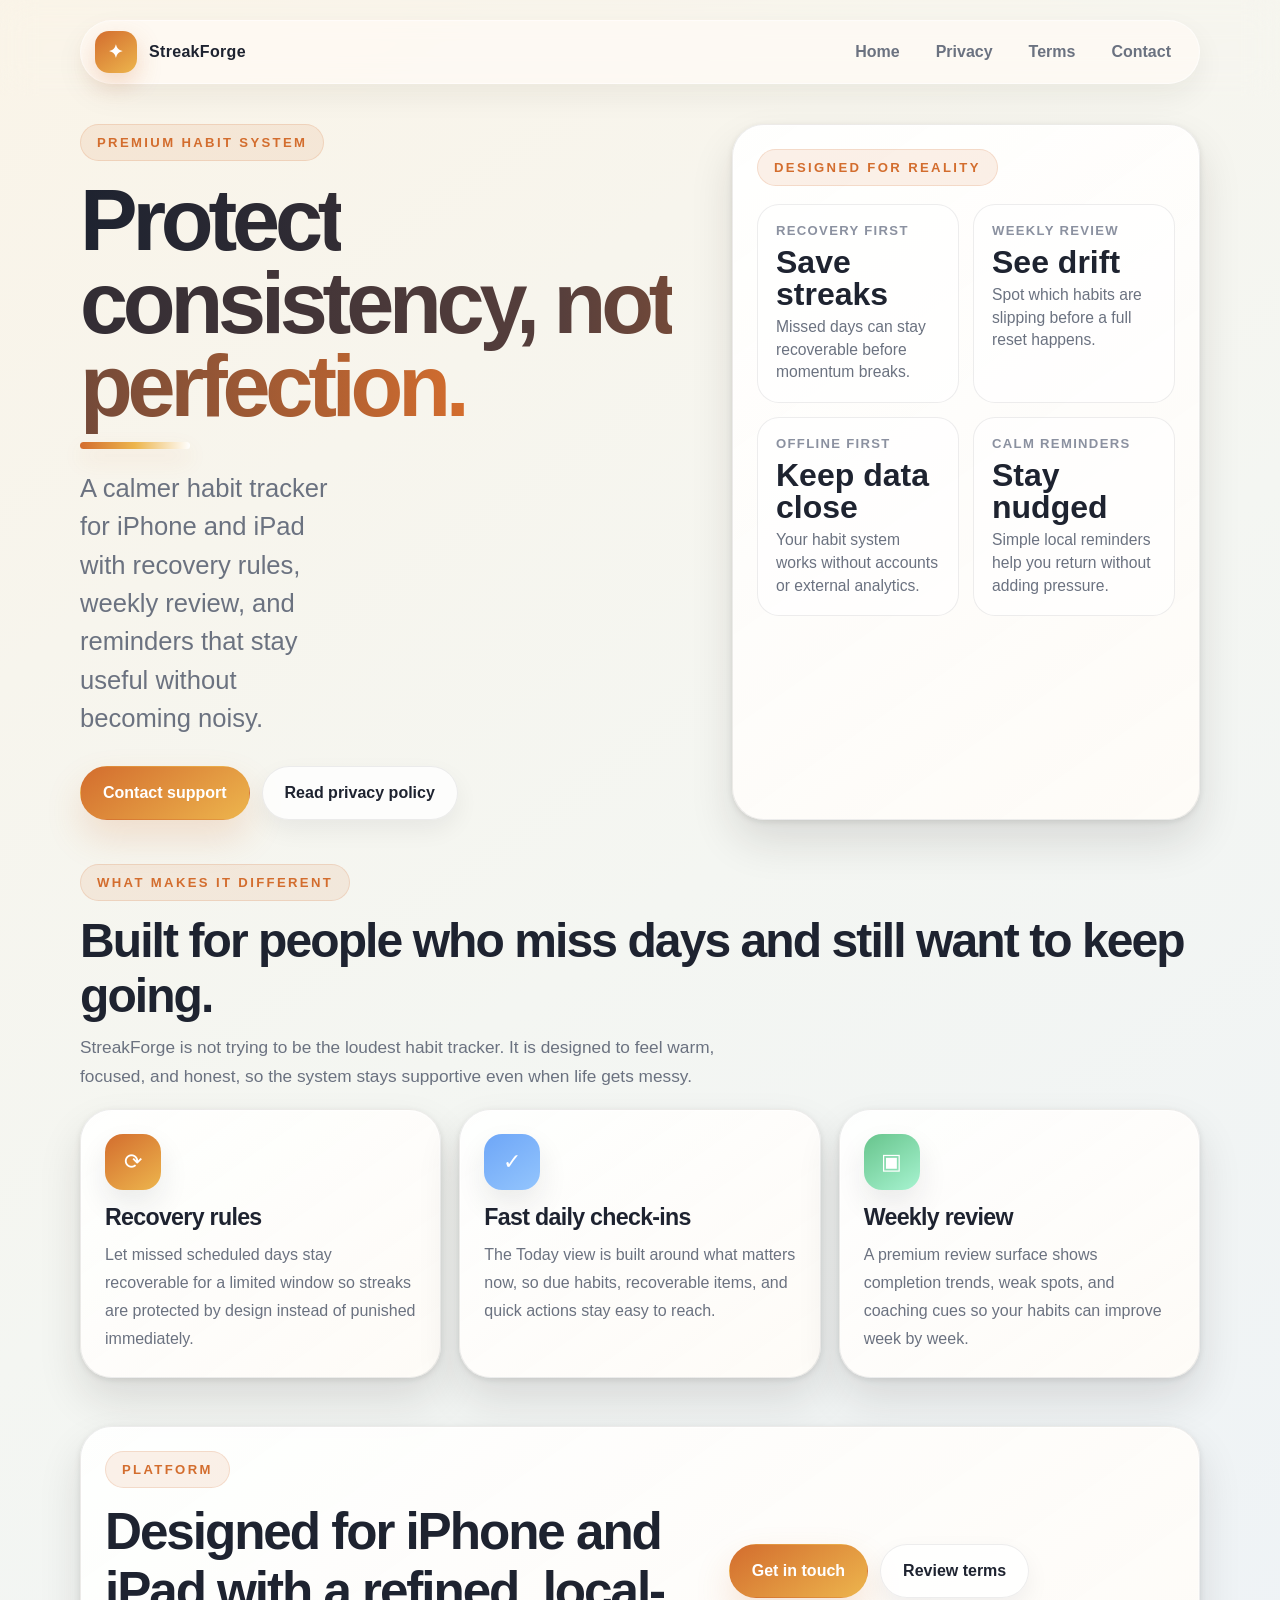
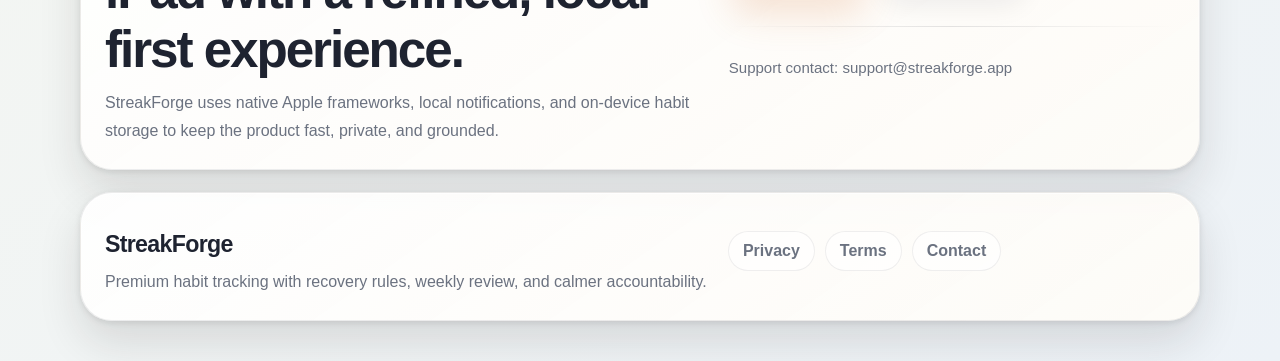
<file: index.html>
<!DOCTYPE html>
<html lang="en">
  <head>
    <meta charset="utf-8" />
    <meta name="viewport" content="width=device-width, initial-scale=1" />
    <title>StreakForge | Habit streaks with recovery rules</title>
    <meta
      name="description"
      content="StreakForge is a premium habit tracker for iPhone and iPad with recovery rules, weekly review, calmer reminders, and an offline-first design."
    />
    <link rel="stylesheet" href="styles.css" />
  </head>
  <body>
    <header class="topbar">
      <div class="site-shell">
        <div class="topbar-inner">
          <a class="brand" href="index.html" aria-label="StreakForge home">
            <span class="brand-mark">✦</span>
            <span>StreakForge</span>
          </a>
          <nav class="nav-links" aria-label="Primary">
            <a class="nav-link" href="index.html">Home</a>
            <a class="nav-link" href="privacy.html">Privacy</a>
            <a class="nav-link" href="terms.html">Terms</a>
            <a class="nav-link" href="contact.html">Contact</a>
          </nav>
        </div>
      </div>
    </header>

    <main>
      <section class="hero">
        <div class="site-shell hero-grid">
          <div class="hero-copy">
            <span class="eyebrow">Premium habit system</span>
            <h1><span class="gradient-text">Protect consistency, not perfection.</span></h1>
            <div class="hero-rule" aria-hidden="true"></div>
            <p class="lead">
              A calmer habit tracker for iPhone and iPad with recovery rules, weekly review,
              and reminders that stay useful without becoming noisy.
            </p>
            <div class="hero-actions">
              <a class="button button-primary" href="contact.html">Contact support</a>
              <a class="button button-secondary" href="privacy.html">Read privacy policy</a>
            </div>
          </div>

          <div class="glass-card hero-panel">
            <div>
              <span class="eyebrow">Designed for reality</span>
              <div class="hero-panel-grid">
                <article class="metric-card">
                  <small>Recovery first</small>
                  <strong>Save streaks</strong>
                  <span>Missed days can stay recoverable before momentum breaks.</span>
                </article>
                <article class="metric-card">
                  <small>Weekly review</small>
                  <strong>See drift</strong>
                  <span>Spot which habits are slipping before a full reset happens.</span>
                </article>
                <article class="metric-card">
                  <small>Offline first</small>
                  <strong>Keep data close</strong>
                  <span>Your habit system works without accounts or external analytics.</span>
                </article>
                <article class="metric-card">
                  <small>Calm reminders</small>
                  <strong>Stay nudged</strong>
                  <span>Simple local reminders help you return without adding pressure.</span>
                </article>
              </div>
            </div>
          </div>
        </div>
      </section>

      <section class="features">
        <div class="site-shell">
          <div class="section-heading">
            <span class="eyebrow">What makes it different</span>
            <h2>Built for people who miss days and still want to keep going.</h2>
            <p>
              StreakForge is not trying to be the loudest habit tracker. It is designed to feel
              warm, focused, and honest, so the system stays supportive even when life gets messy.
            </p>
          </div>

          <div class="feature-grid">
            <article class="glass-card feature-card">
              <div class="feature-icon ember">⟳</div>
              <h3>Recovery rules</h3>
              <p>
                Let missed scheduled days stay recoverable for a limited window so streaks are
                protected by design instead of punished immediately.
              </p>
            </article>

            <article class="glass-card feature-card">
              <div class="feature-icon ocean">✓</div>
              <h3>Fast daily check-ins</h3>
              <p>
                The Today view is built around what matters now, so due habits, recoverable items,
                and quick actions stay easy to reach.
              </p>
            </article>

            <article class="glass-card feature-card">
              <div class="feature-icon meadow">▣</div>
              <h3>Weekly review</h3>
              <p>
                A premium review surface shows completion trends, weak spots, and coaching cues so
                your habits can improve week by week.
              </p>
            </article>
          </div>
        </div>
      </section>

      <section class="cta-band">
        <div class="site-shell">
          <div class="glass-card cta-card">
            <div>
              <span class="eyebrow">Platform</span>
              <h2>Designed for iPhone and iPad with a refined, local-first experience.</h2>
              <p>
                StreakForge uses native Apple frameworks, local notifications, and on-device habit
                storage to keep the product fast, private, and grounded.
              </p>
            </div>
            <div>
              <div class="cta-actions">
                <a class="button button-primary" href="contact.html">Get in touch</a>
                <a class="button button-secondary" href="terms.html">Review terms</a>
              </div>
              <div class="divider" aria-hidden="true"></div>
              <p class="microcopy">
                Support contact: <a href="mailto:support@streakforge.app">support@streakforge.app</a>
              </p>
            </div>
          </div>
        </div>
      </section>
    </main>

    <footer class="site-footer">
      <div class="site-shell">
        <div class="glass-card footer-grid footer-card">
          <div>
            <h3>StreakForge</h3>
            <p>
              Premium habit tracking with recovery rules, weekly review, and calmer accountability.
            </p>
          </div>
          <div>
            <div class="footer-links">
              <a href="privacy.html">Privacy</a>
              <a href="terms.html">Terms</a>
              <a href="contact.html">Contact</a>
            </div>
          </div>
        </div>
      </div>
    </footer>
  </body>
</html>
</file>
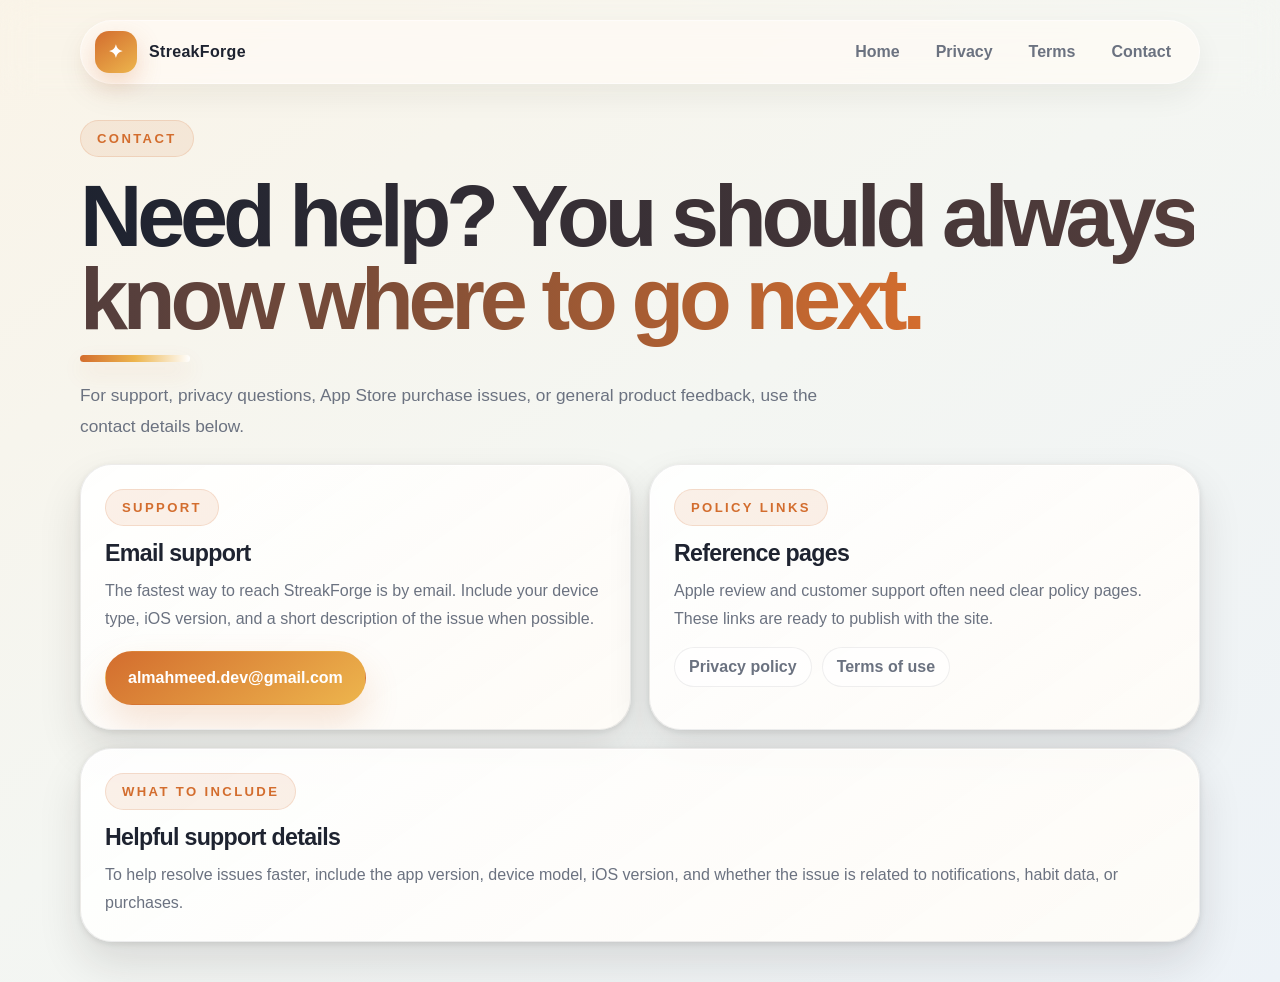
<file: contact.html>
<!DOCTYPE html>
<html lang="en">
  <head>
    <meta charset="utf-8" />
    <meta name="viewport" content="width=device-width, initial-scale=1" />
    <title>Contact | StreakForge</title>
    <meta
      name="description"
      content="Contact StreakForge support for help with the app, privacy questions, or App Store purchase issues."
    />
    <link rel="stylesheet" href="styles.css" />
  </head>
  <body>
    <header class="topbar">
      <div class="site-shell">
        <div class="topbar-inner">
          <a class="brand" href="index.html" aria-label="StreakForge home">
            <span class="brand-mark">✦</span>
            <span>StreakForge</span>
          </a>
          <nav class="nav-links" aria-label="Primary">
            <a class="nav-link" href="index.html">Home</a>
            <a class="nav-link" href="privacy.html">Privacy</a>
            <a class="nav-link" href="terms.html">Terms</a>
            <a class="nav-link" href="contact.html">Contact</a>
          </nav>
        </div>
      </div>
    </header>

    <main>
      <section class="page-hero">
        <div class="site-shell">
          <span class="eyebrow">Contact</span>
          <h1><span class="gradient-text">Need help? You should always know where to go next.</span></h1>
          <div class="page-rule" aria-hidden="true"></div>
          <p>
            For support, privacy questions, App Store purchase issues, or general product feedback,
            use the contact details below.
          </p>
        </div>
      </section>

      <section class="support-layout">
        <div class="site-shell support-stack">
          <div class="support-grid">
            <article class="glass-card support-card">
              <span class="eyebrow">Support</span>
              <h3>Email support</h3>
              <p>
                The fastest way to reach StreakForge is by email. Include your device type, iOS
                version, and a short description of the issue when possible.
              </p>
              <a class="button button-primary" href="mailto:almahmeed.dev@gmail.com">almahmeed.dev@gmail.com</a>
            </article>

            <article class="glass-card support-card">
              <span class="eyebrow">Policy links</span>
              <h3>Reference pages</h3>
              <p>
                Apple review and customer support often need clear policy pages. These links are
                ready to publish with the site.
              </p>
              <div class="footer-links">
                <a href="privacy.html">Privacy policy</a>
                <a href="terms.html">Terms of use</a>
              </div>
            </article>
          </div>

          <article class="glass-card support-card">
            <span class="eyebrow">What to include</span>
            <h3>Helpful support details</h3>
            <p>
              To help resolve issues faster, include the app version, device model, iOS version,
              and whether the issue is related to notifications, habit data, or purchases.
            </p>
          </article>
        </div>
      </section>
    </main>
  </body>
</html>
</file>
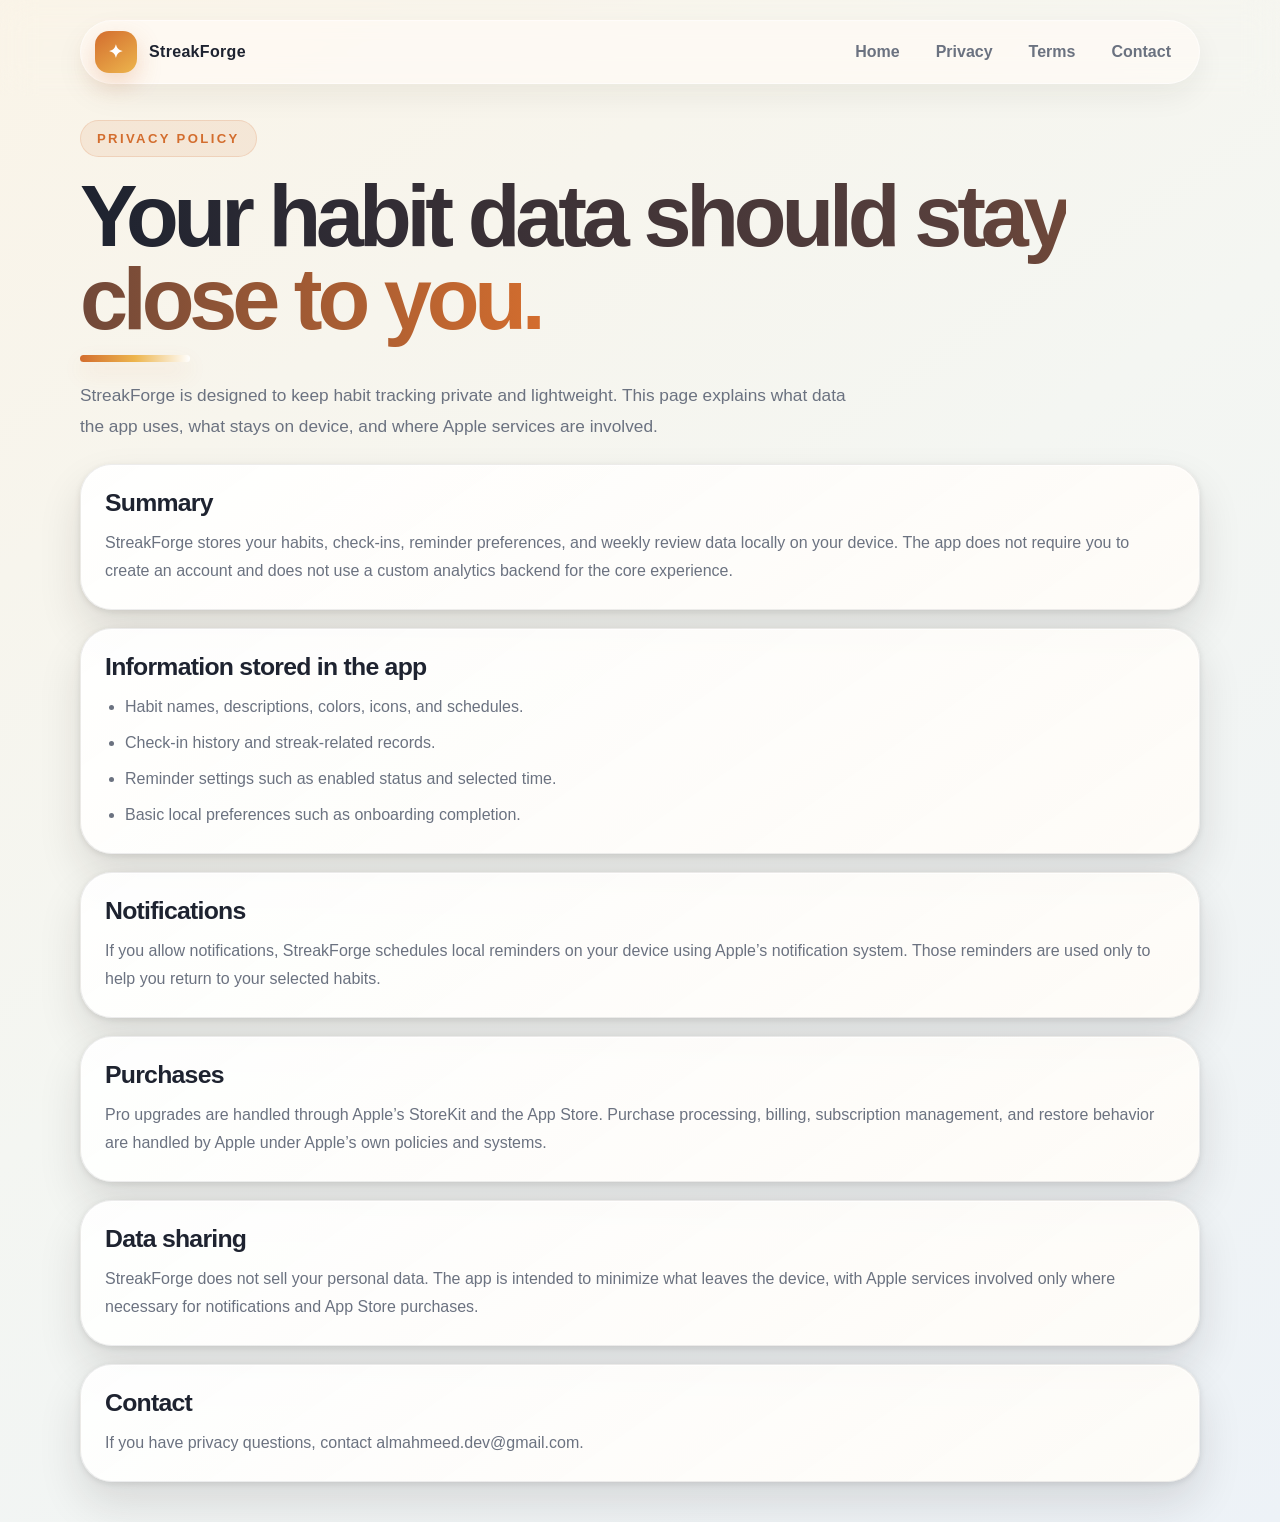
<file: privacy.html>
<!DOCTYPE html>
<html lang="en">
  <head>
    <meta charset="utf-8" />
    <meta name="viewport" content="width=device-width, initial-scale=1" />
    <title>Privacy Policy | StreakForge</title>
    <meta
      name="description"
      content="Read the StreakForge privacy policy covering local habit data, reminders, StoreKit purchases, and support contact."
    />
    <link rel="stylesheet" href="styles.css" />
  </head>
  <body>
    <header class="topbar">
      <div class="site-shell">
        <div class="topbar-inner">
          <a class="brand" href="index.html" aria-label="StreakForge home">
            <span class="brand-mark">✦</span>
            <span>StreakForge</span>
          </a>
          <nav class="nav-links" aria-label="Primary">
            <a class="nav-link" href="index.html">Home</a>
            <a class="nav-link" href="privacy.html">Privacy</a>
            <a class="nav-link" href="terms.html">Terms</a>
            <a class="nav-link" href="contact.html">Contact</a>
          </nav>
        </div>
      </div>
    </header>

    <main>
      <section class="page-hero">
        <div class="site-shell">
          <span class="eyebrow">Privacy policy</span>
          <h1><span class="gradient-text">Your habit data should stay close to you.</span></h1>
          <div class="page-rule" aria-hidden="true"></div>
          <p>
            StreakForge is designed to keep habit tracking private and lightweight. This page
            explains what data the app uses, what stays on device, and where Apple services are
            involved.
          </p>
        </div>
      </section>

      <section class="policy-layout">
        <div class="site-shell policy-stack">
          <article class="glass-card policy-card">
            <h2>Summary</h2>
            <p>
              StreakForge stores your habits, check-ins, reminder preferences, and weekly review
              data locally on your device. The app does not require you to create an account and
              does not use a custom analytics backend for the core experience.
            </p>
          </article>

          <article class="glass-card policy-card">
            <h2>Information stored in the app</h2>
            <ul>
              <li>Habit names, descriptions, colors, icons, and schedules.</li>
              <li>Check-in history and streak-related records.</li>
              <li>Reminder settings such as enabled status and selected time.</li>
              <li>Basic local preferences such as onboarding completion.</li>
            </ul>
          </article>

          <article class="glass-card policy-card">
            <h2>Notifications</h2>
            <p>
              If you allow notifications, StreakForge schedules local reminders on your device
              using Apple’s notification system. Those reminders are used only to help you return
              to your selected habits.
            </p>
          </article>

          <article class="glass-card policy-card">
            <h2>Purchases</h2>
            <p>
              Pro upgrades are handled through Apple’s StoreKit and the App Store. Purchase
              processing, billing, subscription management, and restore behavior are handled by
              Apple under Apple’s own policies and systems.
            </p>
          </article>

          <article class="glass-card policy-card">
            <h2>Data sharing</h2>
            <p>
              StreakForge does not sell your personal data. The app is intended to minimize what
              leaves the device, with Apple services involved only where necessary for notifications
              and App Store purchases.
            </p>
          </article>

          <article class="glass-card policy-card">
            <h2>Contact</h2>
            <p>
              If you have privacy questions, contact
              <a href="mailto:support@streakforge.app">almahmeed.dev@gmail.com</a>.
            </p>
          </article>
        </div>
      </section>
    </main>
  </body>
</html>
</file>
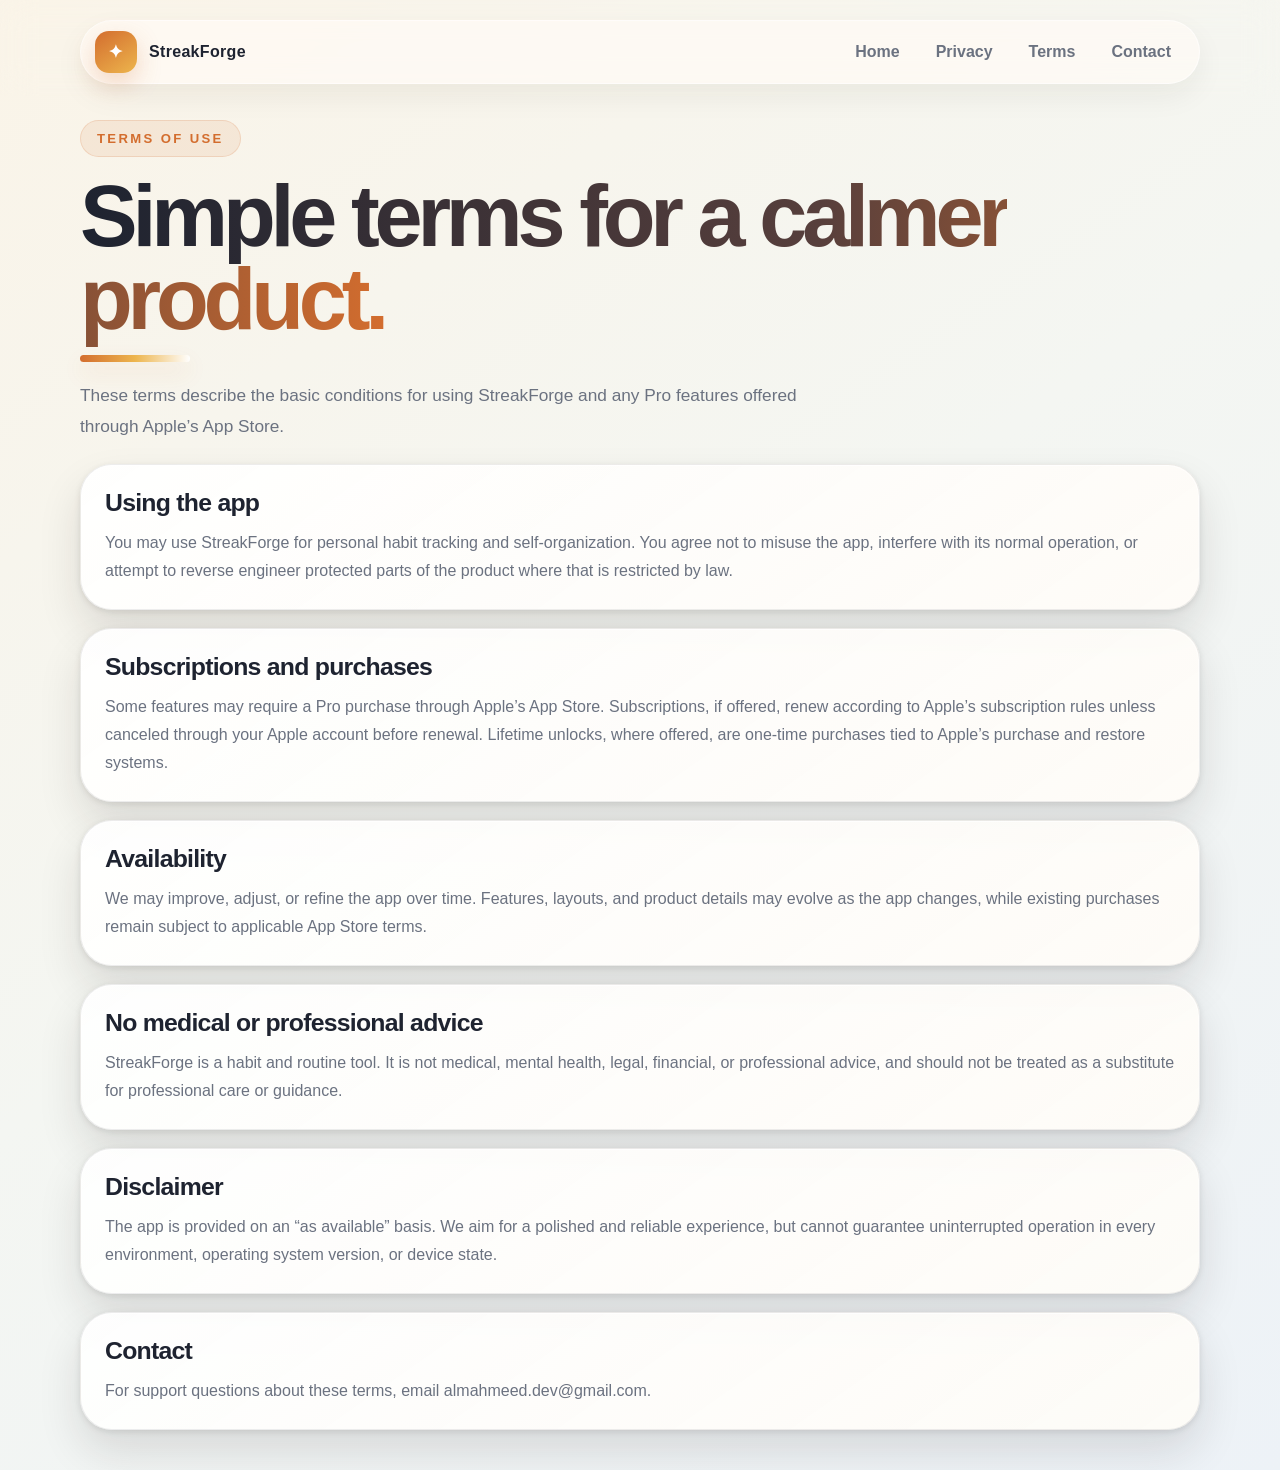
<file: terms.html>
<!DOCTYPE html>
<html lang="en">
  <head>
    <meta charset="utf-8" />
    <meta name="viewport" content="width=device-width, initial-scale=1" />
    <title>Terms of Use | StreakForge</title>
    <meta
      name="description"
      content="Read the StreakForge terms of use covering app usage, subscriptions, disclaimer language, and support contact."
    />
    <link rel="stylesheet" href="styles.css" />
  </head>
  <body>
    <header class="topbar">
      <div class="site-shell">
        <div class="topbar-inner">
          <a class="brand" href="index.html" aria-label="StreakForge home">
            <span class="brand-mark">✦</span>
            <span>StreakForge</span>
          </a>
          <nav class="nav-links" aria-label="Primary">
            <a class="nav-link" href="index.html">Home</a>
            <a class="nav-link" href="privacy.html">Privacy</a>
            <a class="nav-link" href="terms.html">Terms</a>
            <a class="nav-link" href="contact.html">Contact</a>
          </nav>
        </div>
      </div>
    </header>

    <main>
      <section class="page-hero">
        <div class="site-shell">
          <span class="eyebrow">Terms of use</span>
          <h1><span class="gradient-text">Simple terms for a calmer product.</span></h1>
          <div class="page-rule" aria-hidden="true"></div>
          <p>
            These terms describe the basic conditions for using StreakForge and any Pro features
            offered through Apple’s App Store.
          </p>
        </div>
      </section>

      <section class="policy-layout">
        <div class="site-shell policy-stack">
          <article class="glass-card policy-card">
            <h2>Using the app</h2>
            <p>
              You may use StreakForge for personal habit tracking and self-organization. You agree
              not to misuse the app, interfere with its normal operation, or attempt to reverse
              engineer protected parts of the product where that is restricted by law.
            </p>
          </article>

          <article class="glass-card policy-card">
            <h2>Subscriptions and purchases</h2>
            <p>
              Some features may require a Pro purchase through Apple’s App Store. Subscriptions, if
              offered, renew according to Apple’s subscription rules unless canceled through your
              Apple account before renewal. Lifetime unlocks, where offered, are one-time purchases
              tied to Apple’s purchase and restore systems.
            </p>
          </article>

          <article class="glass-card policy-card">
            <h2>Availability</h2>
            <p>
              We may improve, adjust, or refine the app over time. Features, layouts, and product
              details may evolve as the app changes, while existing purchases remain subject to
              applicable App Store terms.
            </p>
          </article>

          <article class="glass-card policy-card">
            <h2>No medical or professional advice</h2>
            <p>
              StreakForge is a habit and routine tool. It is not medical, mental health, legal,
              financial, or professional advice, and should not be treated as a substitute for
              professional care or guidance.
            </p>
          </article>

          <article class="glass-card policy-card">
            <h2>Disclaimer</h2>
            <p>
              The app is provided on an “as available” basis. We aim for a polished and reliable
              experience, but cannot guarantee uninterrupted operation in every environment,
              operating system version, or device state.
            </p>
          </article>

          <article class="glass-card policy-card">
            <h2>Contact</h2>
            <p>
              For support questions about these terms, email
              <a href="mailto:support@streakforge.app">almahmeed.dev@gmail.com</a>.
            </p>
          </article>
        </div>
      </section>
    </main>
  </body>
</html>
</file>
<file: styles.css>
:root {
  --bg-top: #faf4e8;
  --bg-mid: #f4f6f2;
  --bg-bottom: #edf2f7;
  --surface: rgba(255, 252, 247, 0.88);
  --surface-strong: rgba(255, 255, 255, 0.92);
  --surface-muted: rgba(243, 239, 232, 0.92);
  --ink: #1e2330;
  --muted: #6b7280;
  --soft-ink: #8b91a0;
  --brand: #d36d2e;
  --brand-gold: #edb54d;
  --ocean: #6ea6f7;
  --meadow: #67c48c;
  --plum: #b48ae5;
  --border: rgba(27, 33, 48, 0.08);
  --highlight: rgba(255, 255, 255, 0.72);
  --shadow: rgba(35, 28, 21, 0.12);
  --shadow-deep: rgba(17, 18, 23, 0.1);
  --radius-xl: 32px;
  --radius-lg: 24px;
  --radius-md: 18px;
  --content-width: 1120px;
}

* {
  box-sizing: border-box;
}

html {
  scroll-behavior: smooth;
}

body {
  margin: 0;
  min-height: 100vh;
  font-family: "SF Pro Display", "SF Pro Text", "Helvetica Neue", Helvetica, Arial, sans-serif;
  color: var(--ink);
  background:
    radial-gradient(circle at 78% 14%, rgba(237, 181, 77, 0.22), transparent 0 23rem),
    radial-gradient(circle at 18% 82%, rgba(110, 166, 247, 0.18), transparent 0 18rem),
    radial-gradient(circle at 12% 18%, rgba(211, 109, 46, 0.1), transparent 0 14rem),
    linear-gradient(145deg, var(--bg-top), var(--bg-mid) 48%, var(--bg-bottom));
}

a {
  color: inherit;
  text-decoration: none;
}

img {
  max-width: 100%;
  display: block;
}

.site-shell {
  width: min(var(--content-width), calc(100% - 32px));
  margin: 0 auto;
}

.topbar {
  position: sticky;
  top: 0;
  z-index: 30;
  padding: 20px 0 12px;
  backdrop-filter: blur(16px);
}

.topbar-inner {
  display: flex;
  align-items: center;
  justify-content: space-between;
  gap: 16px;
  padding: 10px 14px;
  border-radius: 999px;
  background: rgba(255, 251, 246, 0.72);
  border: 1px solid rgba(255, 255, 255, 0.55);
  box-shadow: 0 12px 30px rgba(31, 26, 20, 0.06);
}

.brand {
  display: inline-flex;
  align-items: center;
  gap: 12px;
  font-weight: 800;
  letter-spacing: 0.02em;
}

.brand-mark {
  width: 42px;
  height: 42px;
  border-radius: 14px;
  display: grid;
  place-items: center;
  color: white;
  font-size: 1.1rem;
  background: linear-gradient(145deg, var(--brand), var(--brand-gold));
  box-shadow: 0 10px 24px rgba(211, 109, 46, 0.25);
}

.nav-links {
  display: flex;
  align-items: center;
  gap: 8px;
  flex-wrap: wrap;
  justify-content: flex-end;
}

.nav-link {
  padding: 10px 14px;
  border-radius: 999px;
  color: var(--muted);
  font-weight: 600;
}

.nav-link:hover {
  background: rgba(255, 255, 255, 0.55);
  color: var(--ink);
}

.hero {
  padding: 28px 0 32px;
}

.hero-grid {
  display: grid;
  grid-template-columns: minmax(0, 1.2fr) minmax(320px, 0.9fr);
  gap: 28px;
  align-items: stretch;
}

.eyebrow {
  display: inline-flex;
  align-items: center;
  gap: 8px;
  padding: 10px 16px;
  border-radius: 999px;
  font-size: 0.82rem;
  font-weight: 800;
  letter-spacing: 0.18em;
  text-transform: uppercase;
  color: var(--brand);
  background: rgba(211, 109, 46, 0.1);
  border: 1px solid rgba(211, 109, 46, 0.16);
}

.hero-copy h1,
.page-hero h1 {
  margin: 18px 0 14px;
  font-size: clamp(3rem, 7vw, 5.4rem);
  line-height: 0.96;
  letter-spacing: -0.06em;
  font-weight: 900;
}

.gradient-text {
  background: linear-gradient(90deg, var(--ink) 0%, #573f3c 60%, var(--brand) 100%);
  -webkit-background-clip: text;
  background-clip: text;
  color: transparent;
}

.hero-rule,
.page-rule {
  width: 110px;
  height: 7px;
  border-radius: 999px;
  background: linear-gradient(90deg, var(--brand), var(--brand-gold), rgba(255, 255, 255, 0.95));
  box-shadow: 0 10px 22px rgba(211, 109, 46, 0.14);
}

.lead {
  margin: 20px 0 0;
  font-size: clamp(1.2rem, 2vw, 1.85rem);
  line-height: 1.5;
  color: var(--muted);
  max-width: 18ch;
}

.hero-actions,
.cta-actions {
  display: flex;
  gap: 12px;
  flex-wrap: wrap;
  margin-top: 28px;
}

.button {
  display: inline-flex;
  align-items: center;
  justify-content: center;
  gap: 10px;
  min-height: 54px;
  padding: 0 22px;
  border-radius: 999px;
  font-weight: 700;
  font-size: 1rem;
  border: 1px solid transparent;
  transition: transform 0.18s ease, box-shadow 0.18s ease, background 0.18s ease;
}

.button:hover {
  transform: translateY(-1px);
}

.button-primary {
  color: #fff;
  background: linear-gradient(145deg, var(--brand), var(--brand-gold));
  box-shadow: 0 18px 36px rgba(211, 109, 46, 0.18);
}

.button-secondary {
  color: var(--ink);
  background: rgba(255, 255, 255, 0.78);
  border-color: rgba(30, 35, 48, 0.08);
  box-shadow: 0 10px 24px rgba(20, 22, 28, 0.06);
}

.glass-card {
  position: relative;
  overflow: hidden;
  padding: 24px;
  border-radius: var(--radius-xl);
  background:
    radial-gradient(circle at top right, rgba(237, 181, 77, 0.13), transparent 0 9rem),
    linear-gradient(145deg, var(--surface-strong), var(--surface));
  border: 1px solid var(--border);
  box-shadow:
    0 22px 44px var(--shadow),
    0 2px 6px var(--shadow-deep);
}

.glass-card::before {
  content: "";
  position: absolute;
  inset: 0;
  border-radius: inherit;
  border: 1px solid var(--highlight);
  pointer-events: none;
  mask: linear-gradient(to bottom, rgba(255,255,255,1), rgba(255,255,255,0.15));
}

.hero-panel {
  display: flex;
  flex-direction: column;
  justify-content: space-between;
  min-height: 100%;
}

.hero-panel-grid {
  display: grid;
  gap: 14px;
  grid-template-columns: repeat(2, minmax(0, 1fr));
  margin-top: 18px;
}

.metric-card {
  padding: 18px;
  border-radius: 22px;
  background: rgba(255, 255, 255, 0.62);
  border: 1px solid rgba(30, 35, 48, 0.08);
}

.metric-card small {
  display: block;
  margin-bottom: 8px;
  font-size: 0.82rem;
  letter-spacing: 0.1em;
  text-transform: uppercase;
  color: var(--soft-ink);
  font-weight: 800;
}

.metric-card strong {
  display: block;
  font-size: 2rem;
  line-height: 1;
  margin-bottom: 6px;
}

.metric-card span {
  color: var(--muted);
  font-size: 0.98rem;
  line-height: 1.45;
}

.features {
  padding: 12px 0 0;
}

.section-heading {
  margin-bottom: 18px;
}

.section-heading h2 {
  margin: 12px 0 10px;
  font-size: clamp(2rem, 4vw, 3rem);
  letter-spacing: -0.04em;
}

.section-heading p {
  margin: 0;
  max-width: 44rem;
  color: var(--muted);
  font-size: 1.08rem;
  line-height: 1.7;
}

.feature-grid,
.footer-grid,
.support-grid {
  display: grid;
  gap: 18px;
}

.feature-grid {
  grid-template-columns: repeat(3, minmax(0, 1fr));
}

.feature-card h3,
.footer-card h3,
.support-card h3 {
  margin: 14px 0 10px;
  font-size: 1.45rem;
  letter-spacing: -0.03em;
}

.feature-card p,
.footer-card p,
.support-card p,
.policy-card p,
.policy-card li {
  margin: 0;
  color: var(--muted);
  line-height: 1.75;
}

.feature-icon {
  width: 56px;
  height: 56px;
  border-radius: 18px;
  display: grid;
  place-items: center;
  font-size: 1.35rem;
  color: white;
  box-shadow: 0 14px 30px rgba(30, 35, 48, 0.09);
}

.feature-icon.ember { background: linear-gradient(145deg, var(--brand), var(--brand-gold)); }
.feature-icon.ocean { background: linear-gradient(145deg, var(--ocean), #93c5fd); }
.feature-icon.meadow { background: linear-gradient(145deg, var(--meadow), #a7f3d0); }
.feature-icon.plum { background: linear-gradient(145deg, var(--plum), #d8b4fe); }

.cta-band {
  padding: 48px 0 0;
}

.cta-card {
  display: grid;
  gap: 20px;
  align-items: center;
  grid-template-columns: 1.15fr 0.85fr;
}

.cta-card h2 {
  margin: 14px 0 10px;
  font-size: clamp(2rem, 4vw, 3.2rem);
  letter-spacing: -0.04em;
}

.cta-card p {
  margin: 0;
  color: var(--muted);
  line-height: 1.75;
}

.page-hero {
  padding: 24px 0 8px;
}

.page-hero p {
  margin: 18px 0 0;
  max-width: 48rem;
  color: var(--muted);
  font-size: 1.08rem;
  line-height: 1.8;
}

.policy-layout,
.support-layout {
  padding: 14px 0 40px;
}

.policy-stack,
.support-stack {
  display: grid;
  gap: 18px;
}

.policy-card h2 {
  margin: 0 0 12px;
  font-size: 1.55rem;
  letter-spacing: -0.03em;
}

.policy-card ul {
  margin: 0;
  padding-left: 20px;
}

.policy-card li + li {
  margin-top: 8px;
}

.support-grid {
  grid-template-columns: repeat(2, minmax(0, 1fr));
}

.support-card .button {
  margin-top: 18px;
}

.site-footer {
  padding: 22px 0 40px;
}

.footer-grid {
  grid-template-columns: 1.15fr 0.85fr;
}

.footer-links {
  display: flex;
  gap: 10px;
  flex-wrap: wrap;
  margin-top: 14px;
}

.footer-links a {
  padding: 10px 14px;
  border-radius: 999px;
  background: rgba(255, 255, 255, 0.62);
  color: var(--muted);
  border: 1px solid rgba(30, 35, 48, 0.07);
  font-weight: 600;
}

.footer-links a:hover {
  color: var(--ink);
}

.microcopy {
  color: var(--soft-ink);
  font-size: 0.94rem;
}

.divider {
  height: 1px;
  margin: 28px 0;
  background: linear-gradient(90deg, transparent, rgba(30, 35, 48, 0.12), transparent);
}

@media (max-width: 980px) {
  .hero-grid,
  .cta-card,
  .footer-grid,
  .support-grid,
  .feature-grid {
    grid-template-columns: 1fr;
  }

  .hero-copy h1,
  .page-hero h1 {
    max-width: 12ch;
  }
}

@media (max-width: 720px) {
  .site-shell {
    width: min(var(--content-width), calc(100% - 20px));
  }

  .topbar {
    padding: 12px 0 10px;
  }

  .topbar-inner {
    border-radius: 26px;
    align-items: flex-start;
    flex-direction: column;
  }

  .nav-links {
    width: 100%;
    justify-content: flex-start;
  }

  .hero,
  .page-hero,
  .policy-layout,
  .support-layout {
    padding-top: 12px;
  }

  .glass-card {
    padding: 20px;
    border-radius: 24px;
  }

  .hero-panel-grid {
    grid-template-columns: 1fr;
  }

  .button {
    width: 100%;
  }

  .hero-actions,
  .cta-actions {
    flex-direction: column;
  }
}
</file>
